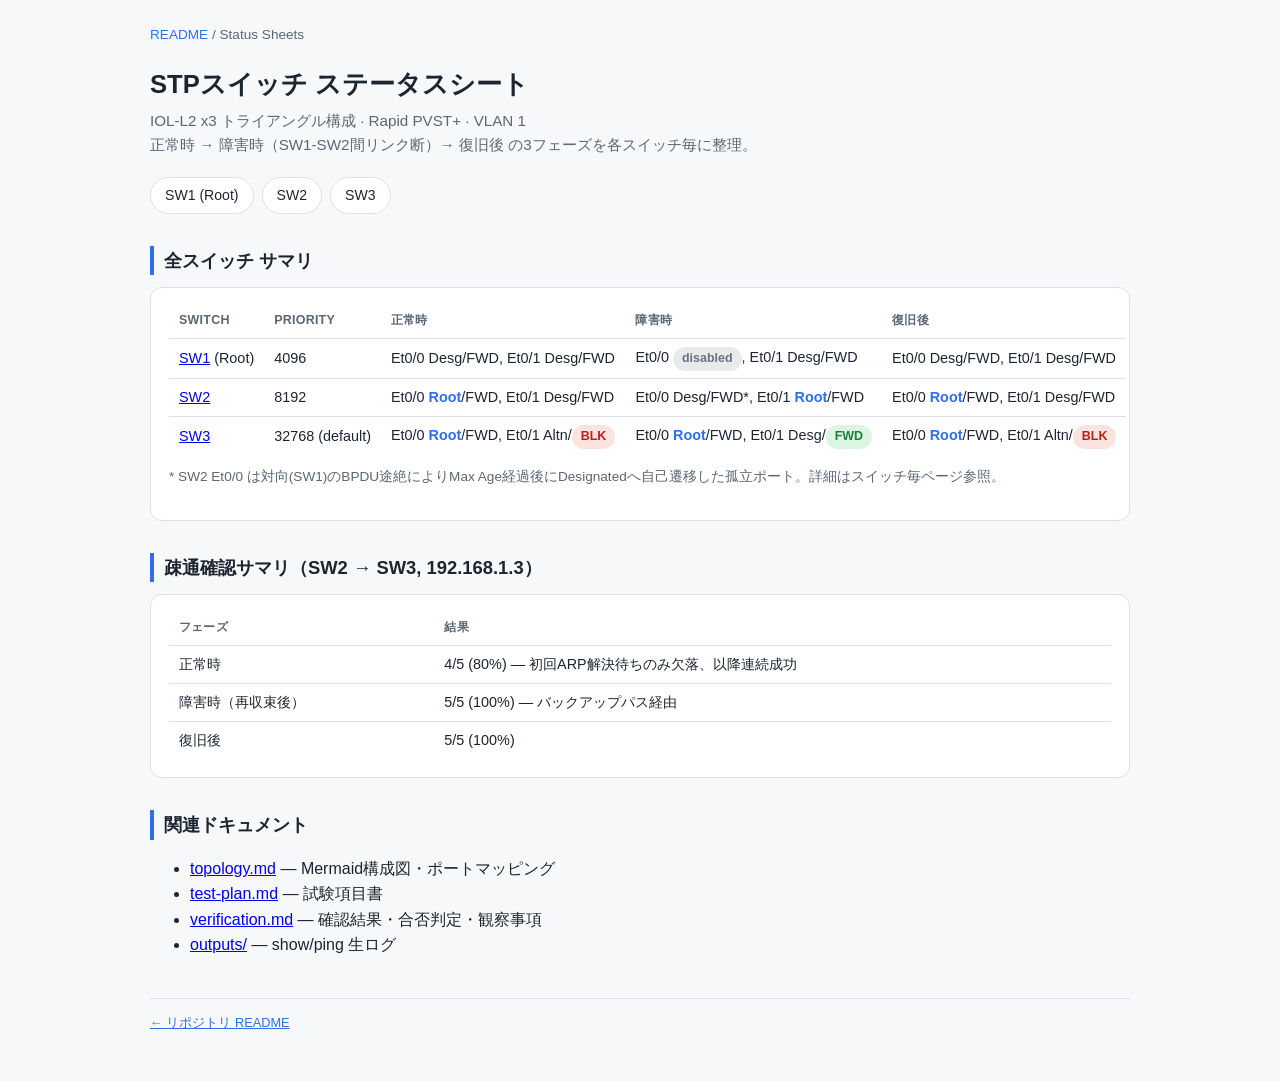
<file: docs/status/index.html>
<!doctype html>
<html lang="ja">
<head>
<meta charset="utf-8">
<meta name="viewport" content="width=device-width, initial-scale=1">
<title>STP Failure Test - Status Sheets</title>
<link rel="stylesheet" href="style.css">
</head>
<body>
<div class="wrap">

<nav class="crumbs"><a href="https://github.com/yasuwo070809/cisco-cml-stp-failure-lab">README</a> / Status Sheets</nav>

<h1>STPスイッチ ステータスシート</h1>
<p class="subtitle">
  IOL-L2 x3 トライアングル構成 &middot; Rapid PVST+ &middot; VLAN 1<br>
  正常時 &rarr; 障害時（SW1-SW2間リンク断）&rarr; 復旧後 の3フェーズを各スイッチ毎に整理。
</p>

<div class="switch-nav">
  <a href="SW1.html">SW1 (Root)</a>
  <a href="SW2.html">SW2</a>
  <a href="SW3.html">SW3</a>
</div>

<h2>全スイッチ サマリ</h2>

<div class="phase-card">
  <table>
    <thead>
      <tr><th>Switch</th><th>Priority</th><th>正常時</th><th>障害時</th><th>復旧後</th></tr>
    </thead>
    <tbody>
      <tr>
        <td><a href="SW1.html">SW1</a> (Root)</td>
        <td>4096</td>
        <td>Et0/0 Desg/FWD, Et0/1 Desg/FWD</td>
        <td>Et0/0 <span class="badge disabled">disabled</span>, Et0/1 Desg/FWD</td>
        <td>Et0/0 Desg/FWD, Et0/1 Desg/FWD</td>
      </tr>
      <tr>
        <td><a href="SW2.html">SW2</a></td>
        <td>8192</td>
        <td>Et0/0 <span class="role root-role">Root</span>/FWD, Et0/1 Desg/FWD</td>
        <td>Et0/0 Desg/FWD*, Et0/1 <span class="role root-role">Root</span>/FWD</td>
        <td>Et0/0 <span class="role root-role">Root</span>/FWD, Et0/1 Desg/FWD</td>
      </tr>
      <tr>
        <td><a href="SW3.html">SW3</a></td>
        <td>32768 (default)</td>
        <td>Et0/0 <span class="role root-role">Root</span>/FWD, Et0/1 Altn/<span class="badge blk">BLK</span></td>
        <td>Et0/0 <span class="role root-role">Root</span>/FWD, Et0/1 Desg/<span class="badge fwd">FWD</span></td>
        <td>Et0/0 <span class="role root-role">Root</span>/FWD, Et0/1 Altn/<span class="badge blk">BLK</span></td>
      </tr>
    </tbody>
  </table>
  <p class="note">* SW2 Et0/0 は対向(SW1)のBPDU途絶によりMax Age経過後にDesignatedへ自己遷移した孤立ポート。詳細はスイッチ毎ページ参照。</p>
</div>

<h2>疎通確認サマリ（SW2 &rarr; SW3, 192.168.1.3）</h2>
<div class="phase-card">
  <table>
    <thead><tr><th>フェーズ</th><th>結果</th></tr></thead>
    <tbody>
      <tr><td>正常時</td><td>4/5 (80%) &mdash; 初回ARP解決待ちのみ欠落、以降連続成功</td></tr>
      <tr><td>障害時（再収束後）</td><td>5/5 (100%) &mdash; バックアップパス経由</td></tr>
      <tr><td>復旧後</td><td>5/5 (100%)</td></tr>
    </tbody>
  </table>
</div>

<h2>関連ドキュメント</h2>
<ul>
  <li><a href="https://github.com/yasuwo070809/cisco-cml-stp-failure-lab/blob/main/docs/topology.md">topology.md</a> &mdash; Mermaid構成図・ポートマッピング</li>
  <li><a href="https://github.com/yasuwo070809/cisco-cml-stp-failure-lab/blob/main/docs/test-plan.md">test-plan.md</a> &mdash; 試験項目書</li>
  <li><a href="https://github.com/yasuwo070809/cisco-cml-stp-failure-lab/blob/main/docs/verification.md">verification.md</a> &mdash; 確認結果・合否判定・観察事項</li>
  <li><a href="https://github.com/yasuwo070809/cisco-cml-stp-failure-lab/tree/main/outputs">outputs/</a> &mdash; show/ping 生ログ</li>
</ul>

<div class="footer">
  <a href="https://github.com/yasuwo070809/cisco-cml-stp-failure-lab">&larr; リポジトリ README</a>
</div>

</div>
</body>
</html>
</file>
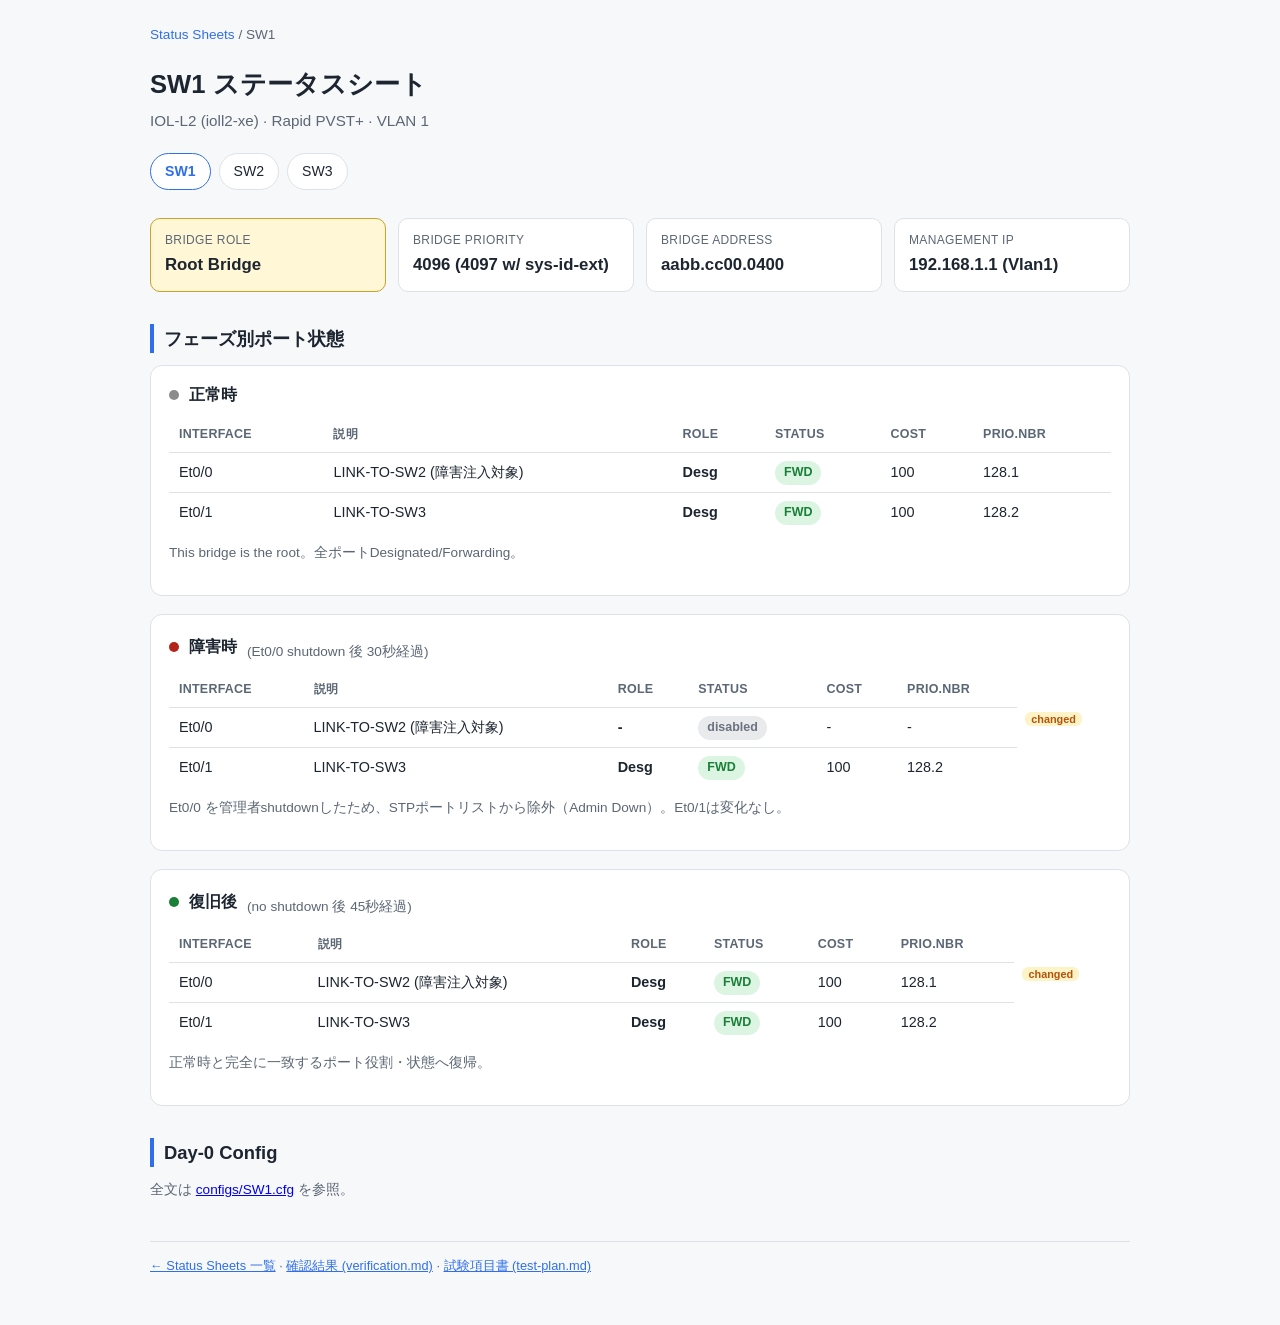
<file: docs/status/SW1.html>
<!doctype html>
<html lang="ja">
<head>
<meta charset="utf-8">
<meta name="viewport" content="width=device-width, initial-scale=1">
<title>SW1 - STP Status Sheet</title>
<link rel="stylesheet" href="style.css">
</head>
<body>
<div class="wrap">

<nav class="crumbs"><a href="index.html">Status Sheets</a> / SW1</nav>

<h1>SW1 ステータスシート</h1>
<p class="subtitle">IOL-L2 (ioll2-xe) &middot; Rapid PVST+ &middot; VLAN 1</p>

<div class="switch-nav">
  <a href="SW1.html" class="current">SW1</a>
  <a href="SW2.html">SW2</a>
  <a href="SW3.html">SW3</a>
</div>

<div class="meta-grid">
  <div class="meta-card root">
    <div class="label">Bridge Role</div>
    <div class="value">Root Bridge</div>
  </div>
  <div class="meta-card">
    <div class="label">Bridge Priority</div>
    <div class="value">4096 (4097 w/ sys-id-ext)</div>
  </div>
  <div class="meta-card">
    <div class="label">Bridge Address</div>
    <div class="value">aabb.cc00.0400</div>
  </div>
  <div class="meta-card">
    <div class="label">Management IP</div>
    <div class="value">192.168.1.1 (Vlan1)</div>
  </div>
</div>

<h2>フェーズ別ポート状態</h2>

<div class="phase-card">
  <div class="phase-title"><span class="dot normal"></span><strong>正常時</strong></div>
  <table>
    <thead><tr><th>Interface</th><th>説明</th><th>Role</th><th>Status</th><th>Cost</th><th>Prio.Nbr</th></tr></thead>
    <tbody>
      <tr><td>Et0/0</td><td>LINK-TO-SW2 (障害注入対象)</td><td class="role">Desg</td><td><span class="badge fwd">FWD</span></td><td>100</td><td>128.1</td></tr>
      <tr><td>Et0/1</td><td>LINK-TO-SW3</td><td class="role">Desg</td><td><span class="badge fwd">FWD</span></td><td>100</td><td>128.2</td></tr>
    </tbody>
  </table>
  <p class="note">This bridge is the root。全ポートDesignated/Forwarding。</p>
</div>

<div class="phase-card">
  <div class="phase-title"><span class="dot failure"></span><strong>障害時</strong> <span class="note">(Et0/0 shutdown 後 30秒経過)</span></div>
  <table>
    <thead><tr><th>Interface</th><th>説明</th><th>Role</th><th>Status</th><th>Cost</th><th>Prio.Nbr</th></tr></thead>
    <tbody>
      <tr class="changed"><td>Et0/0</td><td>LINK-TO-SW2 (障害注入対象)</td><td class="role">-</td><td><span class="badge disabled">disabled</span></td><td>-</td><td>-</td></tr>
      <tr><td>Et0/1</td><td>LINK-TO-SW3</td><td class="role">Desg</td><td><span class="badge fwd">FWD</span></td><td>100</td><td>128.2</td></tr>
    </tbody>
  </table>
  <p class="note">Et0/0 を管理者shutdownしたため、STPポートリストから除外（Admin Down）。Et0/1は変化なし。</p>
</div>

<div class="phase-card">
  <div class="phase-title"><span class="dot recovery"></span><strong>復旧後</strong> <span class="note">(no shutdown 後 45秒経過)</span></div>
  <table>
    <thead><tr><th>Interface</th><th>説明</th><th>Role</th><th>Status</th><th>Cost</th><th>Prio.Nbr</th></tr></thead>
    <tbody>
      <tr class="changed"><td>Et0/0</td><td>LINK-TO-SW2 (障害注入対象)</td><td class="role">Desg</td><td><span class="badge fwd">FWD</span></td><td>100</td><td>128.1</td></tr>
      <tr><td>Et0/1</td><td>LINK-TO-SW3</td><td class="role">Desg</td><td><span class="badge fwd">FWD</span></td><td>100</td><td>128.2</td></tr>
    </tbody>
  </table>
  <p class="note">正常時と完全に一致するポート役割・状態へ復帰。</p>
</div>

<h2>Day-0 Config</h2>
<p class="note">全文は <a href="https://github.com/yasuwo070809/cisco-cml-stp-failure-lab/blob/main/configs/SW1.cfg">configs/SW1.cfg</a> を参照。</p>

<div class="footer">
  <a href="index.html">&larr; Status Sheets 一覧</a> &middot;
  <a href="https://github.com/yasuwo070809/cisco-cml-stp-failure-lab/blob/main/docs/verification.md">確認結果 (verification.md)</a> &middot;
  <a href="https://github.com/yasuwo070809/cisco-cml-stp-failure-lab/blob/main/docs/test-plan.md">試験項目書 (test-plan.md)</a>
</div>

</div>
</body>
</html>
</file>
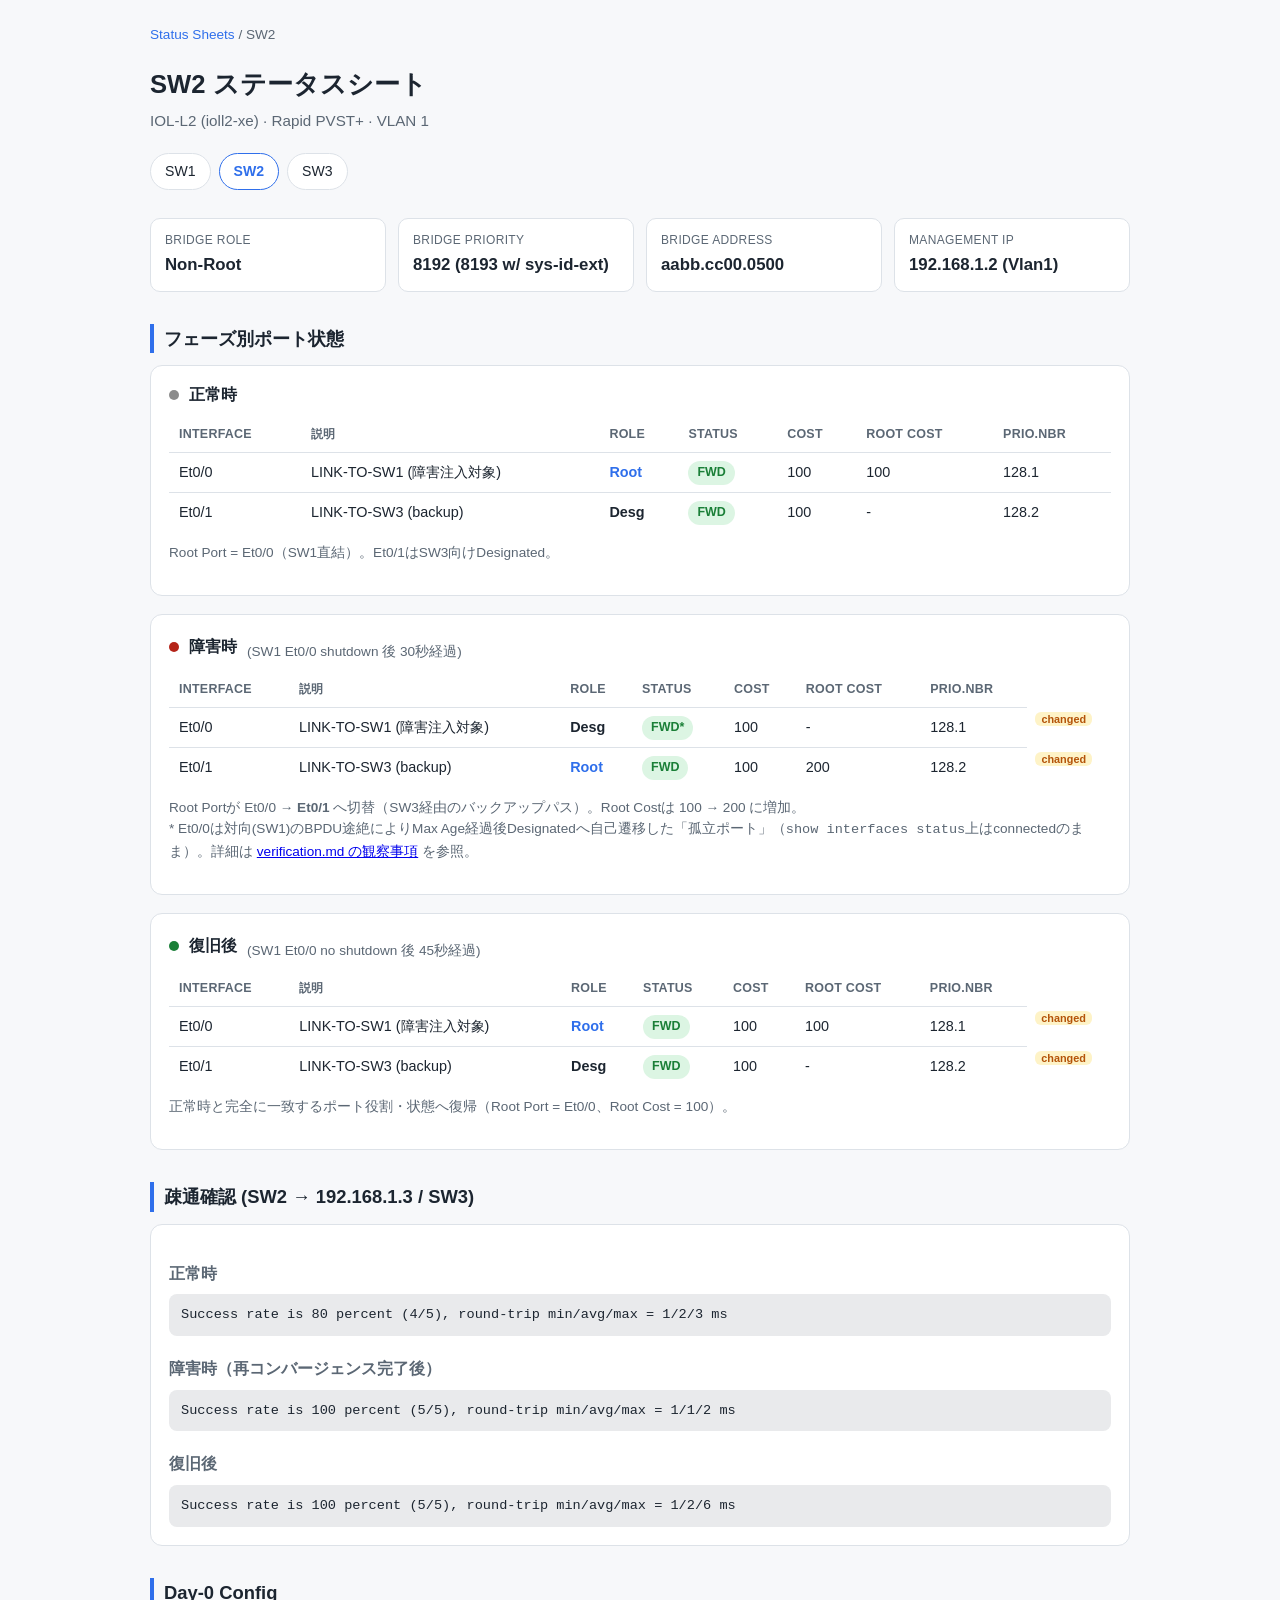
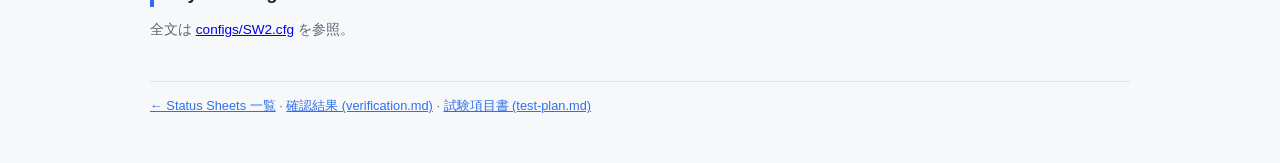
<file: docs/status/SW2.html>
<!doctype html>
<html lang="ja">
<head>
<meta charset="utf-8">
<meta name="viewport" content="width=device-width, initial-scale=1">
<title>SW2 - STP Status Sheet</title>
<link rel="stylesheet" href="style.css">
</head>
<body>
<div class="wrap">

<nav class="crumbs"><a href="index.html">Status Sheets</a> / SW2</nav>

<h1>SW2 ステータスシート</h1>
<p class="subtitle">IOL-L2 (ioll2-xe) &middot; Rapid PVST+ &middot; VLAN 1</p>

<div class="switch-nav">
  <a href="SW1.html">SW1</a>
  <a href="SW2.html" class="current">SW2</a>
  <a href="SW3.html">SW3</a>
</div>

<div class="meta-grid">
  <div class="meta-card">
    <div class="label">Bridge Role</div>
    <div class="value">Non-Root</div>
  </div>
  <div class="meta-card">
    <div class="label">Bridge Priority</div>
    <div class="value">8192 (8193 w/ sys-id-ext)</div>
  </div>
  <div class="meta-card">
    <div class="label">Bridge Address</div>
    <div class="value">aabb.cc00.0500</div>
  </div>
  <div class="meta-card">
    <div class="label">Management IP</div>
    <div class="value">192.168.1.2 (Vlan1)</div>
  </div>
</div>

<h2>フェーズ別ポート状態</h2>

<div class="phase-card">
  <div class="phase-title"><span class="dot normal"></span><strong>正常時</strong></div>
  <table>
    <thead><tr><th>Interface</th><th>説明</th><th>Role</th><th>Status</th><th>Cost</th><th>Root Cost</th><th>Prio.Nbr</th></tr></thead>
    <tbody>
      <tr><td>Et0/0</td><td>LINK-TO-SW1 (障害注入対象)</td><td class="role root-role">Root</td><td><span class="badge fwd">FWD</span></td><td>100</td><td>100</td><td>128.1</td></tr>
      <tr><td>Et0/1</td><td>LINK-TO-SW3 (backup)</td><td class="role">Desg</td><td><span class="badge fwd">FWD</span></td><td>100</td><td>-</td><td>128.2</td></tr>
    </tbody>
  </table>
  <p class="note">Root Port = Et0/0（SW1直結）。Et0/1はSW3向けDesignated。</p>
</div>

<div class="phase-card">
  <div class="phase-title"><span class="dot failure"></span><strong>障害時</strong> <span class="note">(SW1 Et0/0 shutdown 後 30秒経過)</span></div>
  <table>
    <thead><tr><th>Interface</th><th>説明</th><th>Role</th><th>Status</th><th>Cost</th><th>Root Cost</th><th>Prio.Nbr</th></tr></thead>
    <tbody>
      <tr class="changed"><td>Et0/0</td><td>LINK-TO-SW1 (障害注入対象)</td><td class="role">Desg</td><td><span class="badge fwd">FWD*</span></td><td>100</td><td>-</td><td>128.1</td></tr>
      <tr class="changed"><td>Et0/1</td><td>LINK-TO-SW3 (backup)</td><td class="role root-role">Root</td><td><span class="badge fwd">FWD</span></td><td>100</td><td>200</td><td>128.2</td></tr>
    </tbody>
  </table>
  <p class="note">
    Root Portが Et0/0 &rarr; <strong>Et0/1</strong> へ切替（SW3経由のバックアップパス）。Root Costは 100 &rarr; 200 に増加。<br>
    * Et0/0は対向(SW1)のBPDU途絶によりMax Age経過後Designatedへ自己遷移した「孤立ポート」（<code>show interfaces status</code>上はconnectedのまま）。詳細は
    <a href="https://github.com/yasuwo070809/cisco-cml-stp-failure-lab/blob/main/docs/verification.md">verification.md の観察事項</a> を参照。
  </p>
</div>

<div class="phase-card">
  <div class="phase-title"><span class="dot recovery"></span><strong>復旧後</strong> <span class="note">(SW1 Et0/0 no shutdown 後 45秒経過)</span></div>
  <table>
    <thead><tr><th>Interface</th><th>説明</th><th>Role</th><th>Status</th><th>Cost</th><th>Root Cost</th><th>Prio.Nbr</th></tr></thead>
    <tbody>
      <tr class="changed"><td>Et0/0</td><td>LINK-TO-SW1 (障害注入対象)</td><td class="role root-role">Root</td><td><span class="badge fwd">FWD</span></td><td>100</td><td>100</td><td>128.1</td></tr>
      <tr class="changed"><td>Et0/1</td><td>LINK-TO-SW3 (backup)</td><td class="role">Desg</td><td><span class="badge fwd">FWD</span></td><td>100</td><td>-</td><td>128.2</td></tr>
    </tbody>
  </table>
  <p class="note">正常時と完全に一致するポート役割・状態へ復帰（Root Port = Et0/0、Root Cost = 100）。</p>
</div>

<h2>疎通確認 (SW2 &rarr; 192.168.1.3 / SW3)</h2>
<div class="phase-card">
  <h3>正常時</h3>
  <div class="ping-line">Success rate is 80 percent (4/5), round-trip min/avg/max = 1/2/3 ms</div>
  <h3>障害時（再コンバージェンス完了後）</h3>
  <div class="ping-line">Success rate is 100 percent (5/5), round-trip min/avg/max = 1/1/2 ms</div>
  <h3>復旧後</h3>
  <div class="ping-line">Success rate is 100 percent (5/5), round-trip min/avg/max = 1/2/6 ms</div>
</div>

<h2>Day-0 Config</h2>
<p class="note">全文は <a href="https://github.com/yasuwo070809/cisco-cml-stp-failure-lab/blob/main/configs/SW2.cfg">configs/SW2.cfg</a> を参照。</p>

<div class="footer">
  <a href="index.html">&larr; Status Sheets 一覧</a> &middot;
  <a href="https://github.com/yasuwo070809/cisco-cml-stp-failure-lab/blob/main/docs/verification.md">確認結果 (verification.md)</a> &middot;
  <a href="https://github.com/yasuwo070809/cisco-cml-stp-failure-lab/blob/main/docs/test-plan.md">試験項目書 (test-plan.md)</a>
</div>

</div>
</body>
</html>
</file>
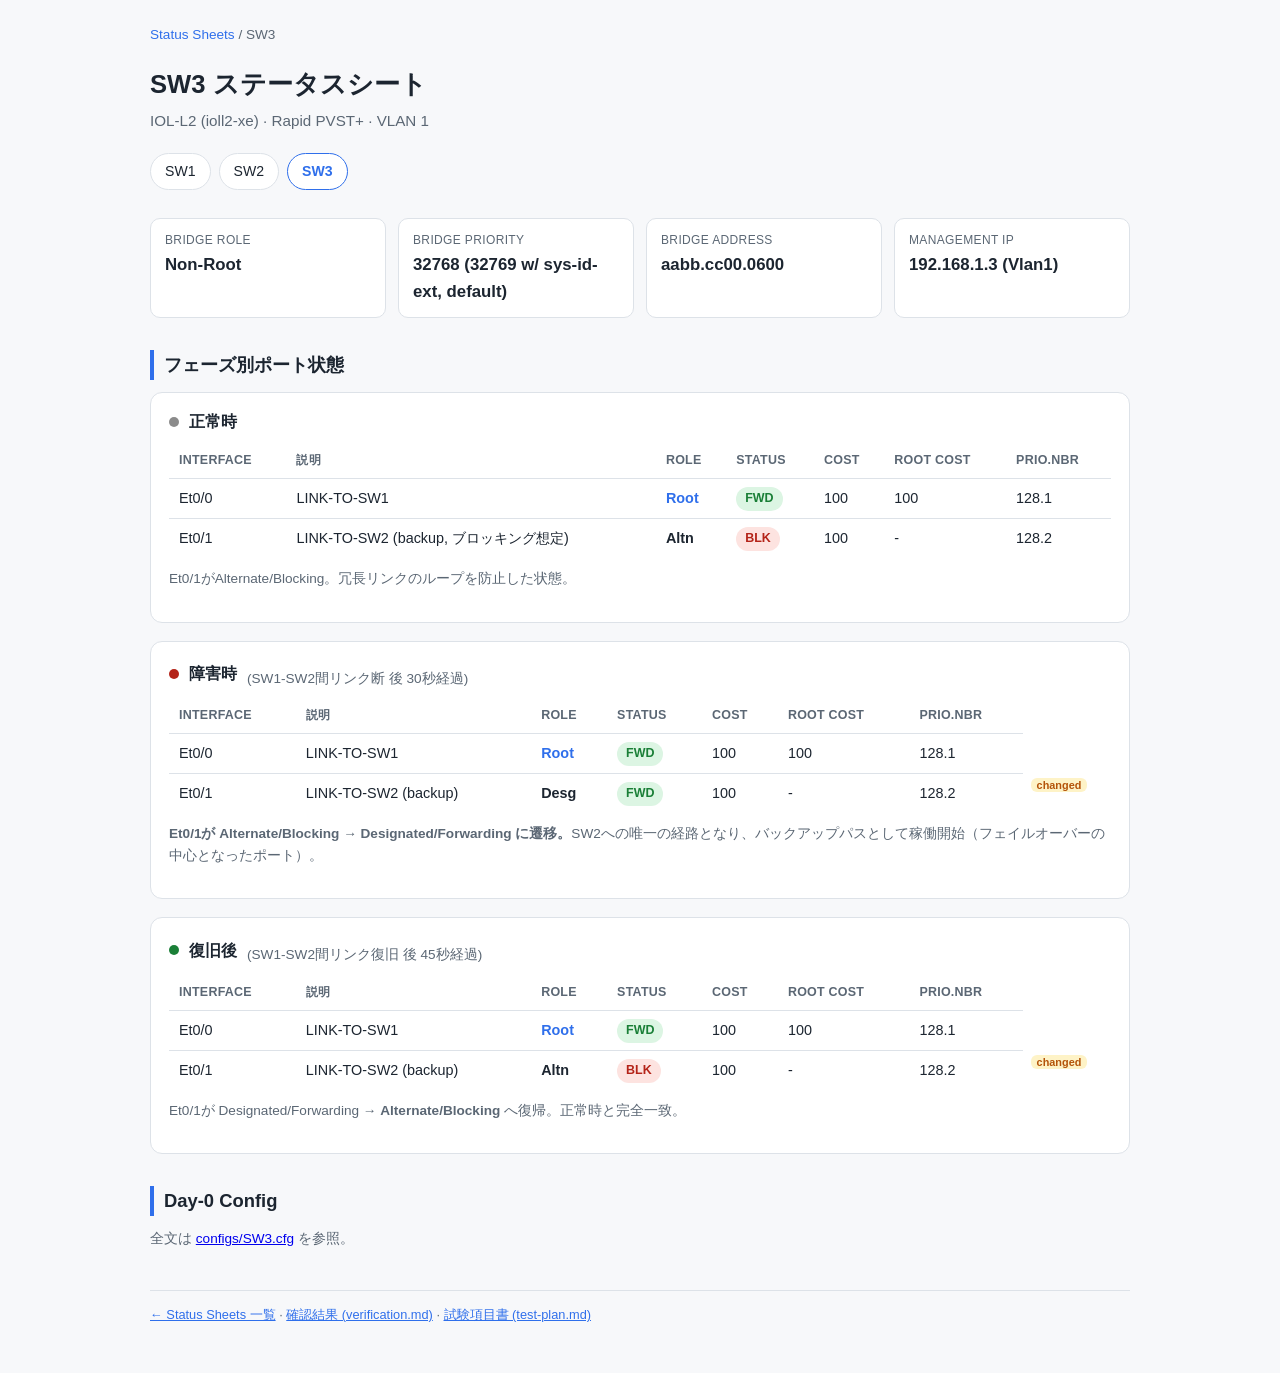
<file: docs/status/SW3.html>
<!doctype html>
<html lang="ja">
<head>
<meta charset="utf-8">
<meta name="viewport" content="width=device-width, initial-scale=1">
<title>SW3 - STP Status Sheet</title>
<link rel="stylesheet" href="style.css">
</head>
<body>
<div class="wrap">

<nav class="crumbs"><a href="index.html">Status Sheets</a> / SW3</nav>

<h1>SW3 ステータスシート</h1>
<p class="subtitle">IOL-L2 (ioll2-xe) &middot; Rapid PVST+ &middot; VLAN 1</p>

<div class="switch-nav">
  <a href="SW1.html">SW1</a>
  <a href="SW2.html">SW2</a>
  <a href="SW3.html" class="current">SW3</a>
</div>

<div class="meta-grid">
  <div class="meta-card">
    <div class="label">Bridge Role</div>
    <div class="value">Non-Root</div>
  </div>
  <div class="meta-card">
    <div class="label">Bridge Priority</div>
    <div class="value">32768 (32769 w/ sys-id-ext, default)</div>
  </div>
  <div class="meta-card">
    <div class="label">Bridge Address</div>
    <div class="value">aabb.cc00.0600</div>
  </div>
  <div class="meta-card">
    <div class="label">Management IP</div>
    <div class="value">192.168.1.3 (Vlan1)</div>
  </div>
</div>

<h2>フェーズ別ポート状態</h2>

<div class="phase-card">
  <div class="phase-title"><span class="dot normal"></span><strong>正常時</strong></div>
  <table>
    <thead><tr><th>Interface</th><th>説明</th><th>Role</th><th>Status</th><th>Cost</th><th>Root Cost</th><th>Prio.Nbr</th></tr></thead>
    <tbody>
      <tr><td>Et0/0</td><td>LINK-TO-SW1</td><td class="role root-role">Root</td><td><span class="badge fwd">FWD</span></td><td>100</td><td>100</td><td>128.1</td></tr>
      <tr><td>Et0/1</td><td>LINK-TO-SW2 (backup, ブロッキング想定)</td><td class="role">Altn</td><td><span class="badge blk">BLK</span></td><td>100</td><td>-</td><td>128.2</td></tr>
    </tbody>
  </table>
  <p class="note">Et0/1がAlternate/Blocking。冗長リンクのループを防止した状態。</p>
</div>

<div class="phase-card">
  <div class="phase-title"><span class="dot failure"></span><strong>障害時</strong> <span class="note">(SW1-SW2間リンク断 後 30秒経過)</span></div>
  <table>
    <thead><tr><th>Interface</th><th>説明</th><th>Role</th><th>Status</th><th>Cost</th><th>Root Cost</th><th>Prio.Nbr</th></tr></thead>
    <tbody>
      <tr><td>Et0/0</td><td>LINK-TO-SW1</td><td class="role root-role">Root</td><td><span class="badge fwd">FWD</span></td><td>100</td><td>100</td><td>128.1</td></tr>
      <tr class="changed"><td>Et0/1</td><td>LINK-TO-SW2 (backup)</td><td class="role">Desg</td><td><span class="badge fwd">FWD</span></td><td>100</td><td>-</td><td>128.2</td></tr>
    </tbody>
  </table>
  <p class="note"><strong>Et0/1が Alternate/Blocking &rarr; Designated/Forwarding に遷移。</strong>SW2への唯一の経路となり、バックアップパスとして稼働開始（フェイルオーバーの中心となったポート）。</p>
</div>

<div class="phase-card">
  <div class="phase-title"><span class="dot recovery"></span><strong>復旧後</strong> <span class="note">(SW1-SW2間リンク復旧 後 45秒経過)</span></div>
  <table>
    <thead><tr><th>Interface</th><th>説明</th><th>Role</th><th>Status</th><th>Cost</th><th>Root Cost</th><th>Prio.Nbr</th></tr></thead>
    <tbody>
      <tr><td>Et0/0</td><td>LINK-TO-SW1</td><td class="role root-role">Root</td><td><span class="badge fwd">FWD</span></td><td>100</td><td>100</td><td>128.1</td></tr>
      <tr class="changed"><td>Et0/1</td><td>LINK-TO-SW2 (backup)</td><td class="role">Altn</td><td><span class="badge blk">BLK</span></td><td>100</td><td>-</td><td>128.2</td></tr>
    </tbody>
  </table>
  <p class="note">Et0/1が Designated/Forwarding &rarr; <strong>Alternate/Blocking</strong> へ復帰。正常時と完全一致。</p>
</div>

<h2>Day-0 Config</h2>
<p class="note">全文は <a href="https://github.com/yasuwo070809/cisco-cml-stp-failure-lab/blob/main/configs/SW3.cfg">configs/SW3.cfg</a> を参照。</p>

<div class="footer">
  <a href="index.html">&larr; Status Sheets 一覧</a> &middot;
  <a href="https://github.com/yasuwo070809/cisco-cml-stp-failure-lab/blob/main/docs/verification.md">確認結果 (verification.md)</a> &middot;
  <a href="https://github.com/yasuwo070809/cisco-cml-stp-failure-lab/blob/main/docs/test-plan.md">試験項目書 (test-plan.md)</a>
</div>

</div>
</body>
</html>
</file>
<file: docs/status/style.css>
:root {
  --bg: #f7f8fa;
  --card-bg: #ffffff;
  --text: #1c2530;
  --muted: #5b6774;
  --border: #dde2e8;
  --accent: #2f6feb;
  --fwd: #1a7f37;
  --fwd-bg: #dcf5e3;
  --blk: #b42318;
  --blk-bg: #fde3e0;
  --disabled: #6b7280;
  --disabled-bg: #e9eaec;
  --root-bg: #fff7d6;
  --root-border: #c9a227;
}

@media (prefers-color-scheme: dark) {
  :root {
    --bg: #0f1419;
    --card-bg: #161c24;
    --text: #e6edf3;
    --muted: #9aa7b4;
    --border: #2a323d;
    --accent: #6aa1ff;
    --fwd: #4cd97b;
    --fwd-bg: #123722;
    --blk: #ff8a80;
    --blk-bg: #3a1a17;
    --disabled: #9aa7b4;
    --disabled-bg: #262c33;
    --root-bg: #33300f;
    --root-border: #c9a227;
  }
}

* { box-sizing: border-box; }

body {
  margin: 0;
  padding: 24px 16px 48px;
  background: var(--bg);
  color: var(--text);
  font-family: -apple-system, "Segoe UI", Meiryo, Roboto, Helvetica, Arial, sans-serif;
  line-height: 1.6;
}

.wrap { max-width: 980px; margin: 0 auto; }

h1 { font-size: 1.6rem; margin: 0 0 4px; }
h2 { font-size: 1.15rem; margin: 32px 0 12px; border-left: 4px solid var(--accent); padding-left: 10px; }
h3 { font-size: 1rem; margin: 20px 0 8px; color: var(--muted); }

.subtitle { color: var(--muted); margin: 0 0 20px; font-size: 0.95rem; }

nav.crumbs { font-size: 0.85rem; color: var(--muted); margin-bottom: 18px; }
nav.crumbs a { color: var(--accent); text-decoration: none; }
nav.crumbs a:hover { text-decoration: underline; }

.switch-nav { display: flex; gap: 8px; flex-wrap: wrap; margin: 18px 0 28px; }
.switch-nav a {
  display: inline-block;
  padding: 6px 14px;
  border-radius: 999px;
  border: 1px solid var(--border);
  color: var(--text);
  text-decoration: none;
  font-size: 0.88rem;
  background: var(--card-bg);
}
.switch-nav a.current { border-color: var(--accent); color: var(--accent); font-weight: 600; }

.meta-grid {
  display: grid;
  grid-template-columns: repeat(auto-fit, minmax(160px, 1fr));
  gap: 12px;
  margin: 16px 0 8px;
}
.meta-card {
  background: var(--card-bg);
  border: 1px solid var(--border);
  border-radius: 10px;
  padding: 12px 14px;
}
.meta-card .label { font-size: 0.75rem; color: var(--muted); text-transform: uppercase; letter-spacing: 0.03em; }
.meta-card .value { font-size: 1.05rem; font-weight: 600; margin-top: 2px; }
.meta-card.root { background: var(--root-bg); border-color: var(--root-border); }

.phase-card {
  background: var(--card-bg);
  border: 1px solid var(--border);
  border-radius: 12px;
  padding: 16px 18px 18px;
  margin-bottom: 18px;
}
.phase-title { display: flex; align-items: center; gap: 10px; margin-bottom: 10px; }
.phase-title .dot { width: 10px; height: 10px; border-radius: 50%; }
.dot.normal { background: #8b8b8b; }
.dot.failure { background: var(--blk); }
.dot.recovery { background: var(--fwd); }

table { width: 100%; border-collapse: collapse; font-size: 0.9rem; }
th, td { text-align: left; padding: 7px 10px; border-bottom: 1px solid var(--border); white-space: nowrap; }
th { color: var(--muted); font-weight: 600; font-size: 0.78rem; text-transform: uppercase; letter-spacing: 0.02em; }
tr:last-child td { border-bottom: none; }

.badge {
  display: inline-block;
  padding: 2px 9px;
  border-radius: 999px;
  font-size: 0.78rem;
  font-weight: 600;
}
.badge.fwd { color: var(--fwd); background: var(--fwd-bg); }
.badge.blk { color: var(--blk); background: var(--blk-bg); }
.badge.disabled { color: var(--disabled); background: var(--disabled-bg); }

.role { font-weight: 600; }
.role.root-role { color: var(--accent); }
.changed { position: relative; }
.changed::after {
  content: "changed";
  margin-left: 8px;
  font-size: 0.68rem;
  font-weight: 700;
  color: #b45309;
  background: #fef3c7;
  padding: 1px 6px;
  border-radius: 6px;
  vertical-align: middle;
}
@media (prefers-color-scheme: dark) {
  .changed::after { color: #fcd34d; background: #3a2f10; }
}

.ping-line {
  font-family: ui-monospace, SFMono-Regular, Menlo, Consolas, monospace;
  font-size: 0.85rem;
  background: var(--disabled-bg);
  border-radius: 8px;
  padding: 10px 12px;
  white-space: pre-wrap;
  word-break: break-word;
}

.note {
  font-size: 0.85rem;
  color: var(--muted);
  margin-top: 10px;
}

.footer {
  margin-top: 40px;
  font-size: 0.8rem;
  color: var(--muted);
  border-top: 1px solid var(--border);
  padding-top: 14px;
}
.footer a { color: var(--accent); }

img.max { max-width: 100%; }
</file>
